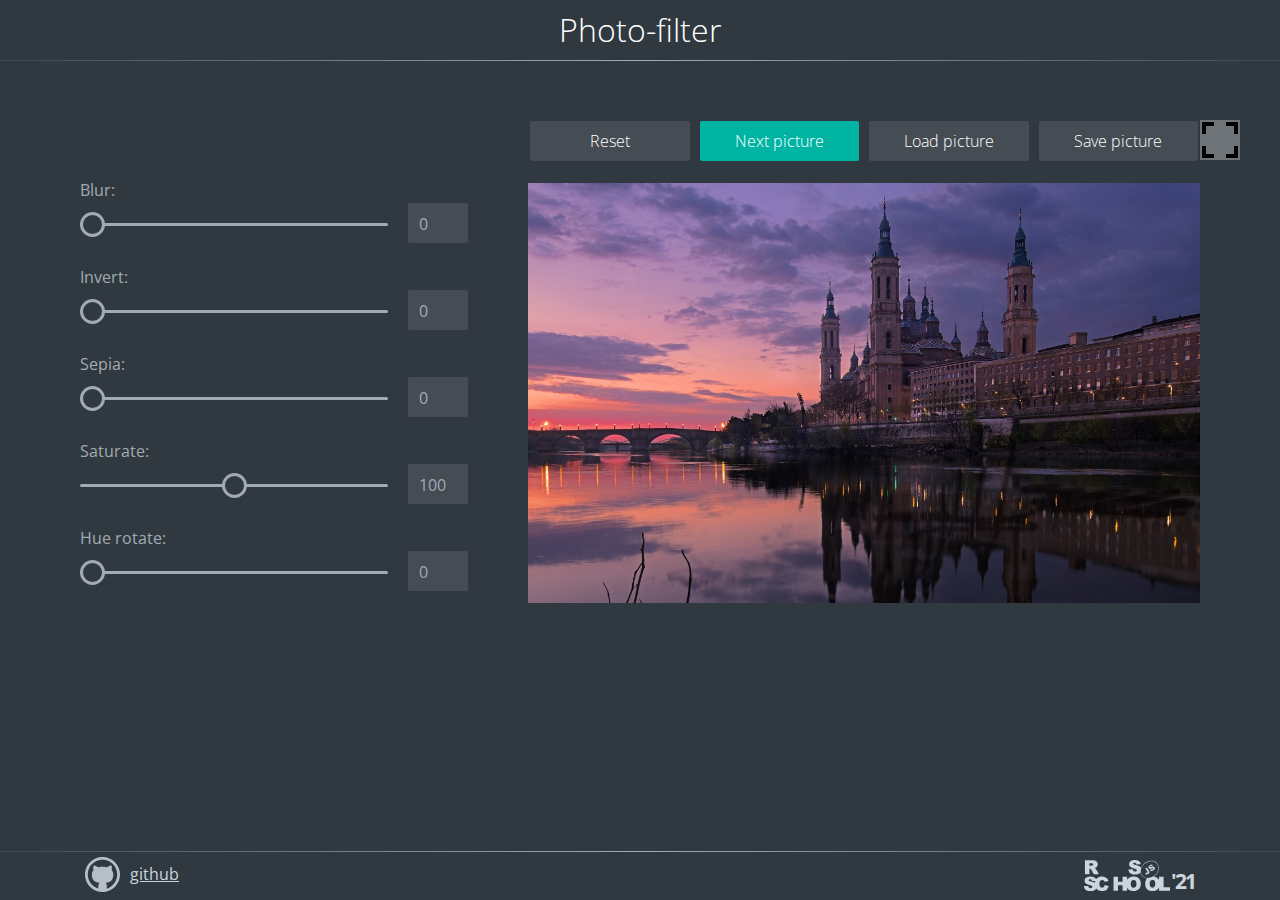
<file: photo-filter/index.html>
<!DOCTYPE html>
<html lang="en">
<head>
  <meta charset="UTF-8" />
  <meta http-equiv="X-UA-Compatible" content="IE=edge" />
  <meta name="viewport" content="width=device-width, initial-scale=1.0" />
  <link href="assets/favicon.ico" rel="shortcut icon" />
  <link href="https://fonts.gstatic.com" rel="preconnect" />
  <link href="https://fonts.googleapis.com/css2?family=Open+Sans:wght@300;400;800&display=swap" rel="stylesheet" />
  <link href="style.css" rel="stylesheet" />
  <title>photo-filter</title>
</head>
<body>
  <header class="header">
    <h1 class="header-title">Photo-filter</h1>
  </header>
  <main class="main">
    <div class="filters">
      <label>
        Blur:
        <input name="blur" data-sizing="px" type="range" min="0" max="10" value="0" />
        <output name="result">0</output>
      </label>
      <label>
        Invert:
        <input name="invert" data-sizing="%" type="range" min="0" max="100" value="0" />
        <output name="result">0</output>
      </label>
      <label>
        Sepia:
        <input name="sepia" data-sizing="%" type="range" min="0" max="100" value="0" />
        <output name="result">0</output>
      </label>
      <label>
        Saturate:
        <input name="saturate" data-sizing="%" type="range" min="0" max="200" value="100" />
        <output name="result">100</output>
      </label>
      <label>
        Hue rotate:
        <input name="hue" data-sizing="deg" type="range" min="0" max="360" value="0" />
        <output name="result">0</output>
      </label>
    </div>
    <div class="editor">
      <div class="btn-container">
        <button class="btn btn-reset">Reset</button>
        <button class="btn btn-next btn-active">Next picture</button>
        <label class="btn btn-load" for="btnInput">
          Load picture
          <input class="btn-load--input" id="btnInput" name="upload" type="file" placeholder="Load picture" />
        </label>
        <button class="btn btn-save">Save picture</button>
      </div>
      <img src="assets/img/img.jpg" alt="image" />
    </div>
  </main>
  <footer class="footer">
    <div class="footer-container">
      <a class="github" href="#" target="_blank" rel="noopener noreferrer">github</a>
      <a class="rss" href="https://rs.school/js/" target="_blank" rel="noopener">
        <span class="rss-year">'21</span>
      </a>
    </div>
  </footer>
  <button class="fullscreen openfullscreen"></button>
  <script src="script.js"></script>
</body>
</html>
</file>
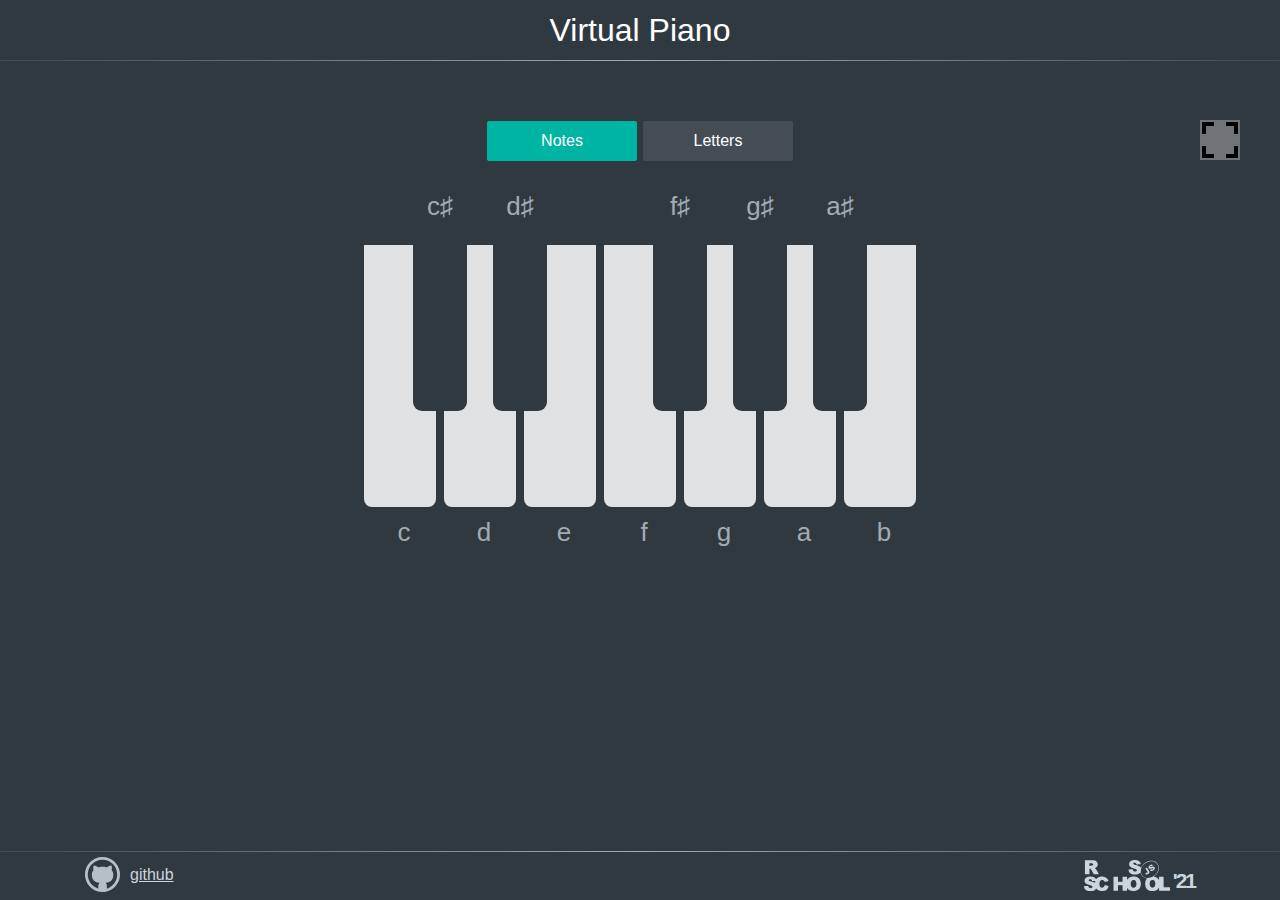
<file: virtual-piano/index.html>
<!DOCTYPE html>
<html lang="en">

<head>
  <meta charset="UTF-8">
  <meta http-equiv="X-UA-Compatible" content="IE=edge">
  <meta name="viewport" content="width=device-width, initial-scale=1.0">
  <link href="assets/piano.ico" rel="shortcut icon">

  <link href="https://fonts.gstatic.com" rel="preconnect">
  <link href="style.css" rel="stylesheet">

  <title>virtual-piano</title>
</head>

<body>
<header class="header">
  <h1 class="header-title">Virtual Piano</h1>
</header>
<main class="main">
  <div class="btn-container">
    <button class="btn btn-notes btn-active">Notes</button>
    <button class="btn btn-letters">Letters</button>
  </div>
  <div class="piano">
    <div class="piano-key" data-letter="D" data-note="c" data-key="68"></div>
    <div class="piano-key" data-letter="F" data-note="d" data-key="70"></div>
    <div class="piano-key" data-letter="G" data-note="e" data-key="71"></div>
    <div class="piano-key" data-letter="H" data-note="f" data-key="72"></div>
    <div class="piano-key" data-letter="J" data-note="g" data-key="74"></div>
    <div class="piano-key" data-letter="K" data-note="a" data-key="75"></div>
    <div class="piano-key" data-letter="L" data-note="b" data-key="76"></div>
    <div class="keys-sharp">
      <div class="piano-key sharp" data-letter="R" data-note="c♯" data-key="82"></div>
      <div class="piano-key sharp" data-letter="T" data-note="d♯" data-key="84"></div>
      <div class="piano-key sharp none"></div>
      <div class="piano-key sharp" data-letter="U" data-note="f♯" data-key="85"></div>
      <div class="piano-key sharp" data-letter="I" data-note="g♯" data-key="73"></div>
      <div class="piano-key sharp" data-letter="O" data-note="a♯" data-key="79"></div>
    </div>
  </div>
  <audio id="c" data-key="68" src="assets/audio/c.mp3"></audio>
  <audio id="c♯" data-key="70" src="assets/audio/c♯.mp3"></audio>
  <audio id="d" data-key="71" src="assets/audio/d.mp3"></audio>
  <audio id="d♯" data-key="72" src="assets/audio/d♯.mp3"></audio>
  <audio id="e" data-key="74" src="assets/audio/e.mp3"></audio>
  <audio id="f" data-key="75" src="assets/audio/f.mp3"></audio>
  <audio id="f♯" data-key="76" src="assets/audio/f♯.mp3"></audio>
  <audio id="g" data-key="82" src="assets/audio/g.mp3"></audio>
  <audio id="g♯" data-key="84" src="assets/audio/g♯.mp3"></audio>
  <audio id="a" data-key="85" src="assets/audio/a.mp3"></audio>
  <audio id="a♯" data-key="73" src="assets/audio/a♯.mp3"></audio>
  <audio id="b" data-key="79" src="assets/audio/b.mp3"></audio>

  <button class="fullscreen openfullscreen"></button>
</main>
<footer class="footer">
  <div class="footer-container">
    <a class="github" href="#" target="_blank" rel="noopener noreferrer">github</a>
    <a class="rs" href="https://rs.school/js/">
      <span class="rs-year">'21</span>
    </a>
  </div>
</footer>
<script src="script.js"></script>
</body>

</html>
</file>
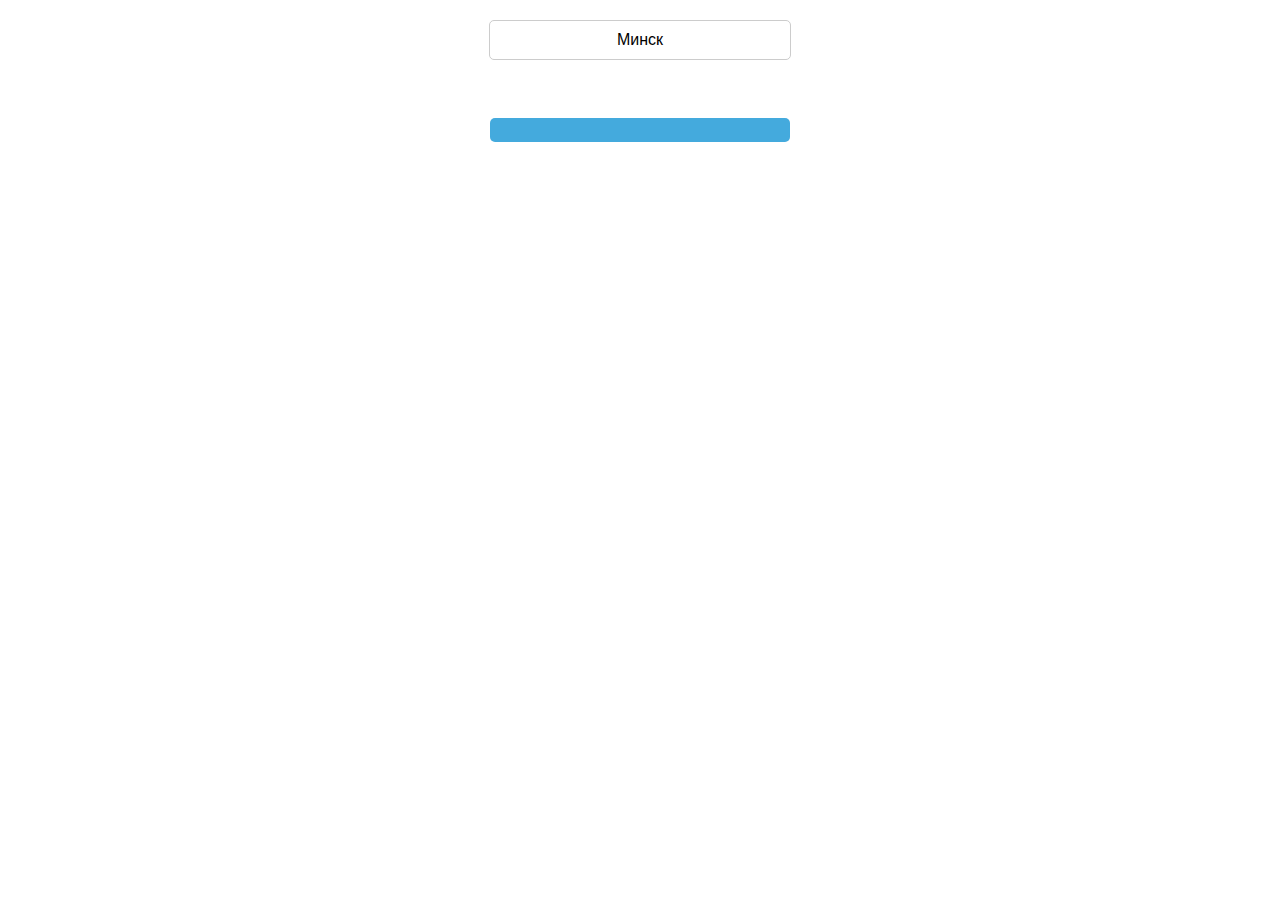
<file: weather/index.html>
<!DOCTYPE html>
<html lang="en">
<head>
  <meta charset="UTF-8">
  <meta name="viewport" content="width=device-width, initial-scale=1.0">
  <link rel="stylesheet" href="css/owfont-regular.css">
  <link rel="stylesheet" href="css/style.css">
  <title>weather</title>
</head>
<body>
  <div class="city" contenteditable="true">Минск</div>
  <i class="weather-icon owf"></i>
  <div class="temperature"></div>
  <div class="weather-description"></div>
  <script src="script.js"></script>
</body>
</html>
</file>
<file: photo-filter/style.css>
* {
  padding: 0;
  margin: 0;
  box-sizing: border-box;
  user-select: none;
}
a:focus {
  outline: 0;
}
body {
  min-height: 100vh;
  background-color: #313940;
  font-family: 'Open Sans', Arial, Helvetica, sans-serif;
  overflow-x: hidden;
}
.header {
  text-align: center;
  width: 100%;
  background: #313940;
  border-bottom: 1px solid;
  border-image-slice: 1;
  border-image-source: linear-gradient(to left, #38495a, #a2abb3, #38495a);
}
.header-title {
  line-height: 60px;
  font-weight: 300;
  color: #fff;
}
.main {
  min-height: calc(100vh - 110px);
  padding: 58px 10px 0;
  display: flex;
  justify-content: space-between;
  align-items: flex-start;
  width: 100%;
  max-width: 1140px;
  margin: 0 auto;
}
label:not(.btn) {
  display: block;
  position: relative;
  margin-bottom: 40px;
  margin-right: 140px;
  color: #a2abb3;
  font-size: 16px;
}
label:hover {
  color: #cbd5de;
}
label:hover output {
  color: #a2abb3;
}
label:active output {
  color: #cbd5de;
}
input[type='range'] {
  display: block;
  appearance: none;
  height: 3px;
  background-color: #a2abb3;
  margin-top: 22px;
  outline: none;
  border-radius: 0.25rem;
  transition: 0.3s;
  cursor: pointer;
  width: 100%;
}
input[type='range']::-webkit-slider-thumb {
  appearance: none;
  width: 25px;
  height: 25px;
  background-color: #313940;
  border: 3px solid #a2abb3;
  border-radius: 50%;
  cursor: pointer;
  transition: 0.3s;
}
label:hover input[type='range']::-webkit-slider-thumb {
  background-color: #00c9b7;
}
output {
  position: absolute;
  width: 60px;
  height: 40px;
  right: -80px;
  top: 24px;
  background-color: #454c53;
  border: 1px solid #454c53;
  text-align: left;
  padding-left: 10px;
  line-height: 40px;
  border-radius: 2px;
  transition: 0.3s;
}
.btn-container {
  margin-bottom: 20px;
  padding: 2px;
  display: flex;
  justify-content: center;
}
.btn-container > * {
  margin-right: 10px;
}
.btn-container > *:last-child {
  margin-right: 0;
}
.btn {
  flex: 1;
  min-width: 120px;
  height: 40px;
  padding: 0 10px;
  background-color: #454c53;
  border: 0;
  border-radius: 2px;
  font-family: 'Open Sans', sans-serif;
  font-size: 16px;
  font-weight: 300;
  color: #fff;
  outline: 0;
  cursor: pointer;
  transition: 0.3s;
}
.btn:not(.btn-active):hover {
  background-color: #515961;
}
.btn:active {
  background-color: #00c9b7;
}
.btn-active {
  background-color: #00b4a4;
}
.btn-active:hover {
  background-color: #00c9b7;
}
.btn-load {
  position: relative;
  display: inline-flex;
  align-items: center;
  justify-content: center;
  cursor: pointer;
}
.btn-load--input {
  opacity: 0;
  position: absolute;
  top: 0;
  right: 0;
  width: 100%;
  height: 100%;
  cursor: pointer;
}
.filters {
  width: 100%;
  max-width: 40%;
  padding-top: 60px;
  margin-bottom: 40px;
}
.editor {
  display: flex;
  flex-direction: column;
  justify-content: flex-start;
  width: 100%;
  max-width: 60%;
}
:root {
  --blur: 0px;
  --invert: 0%;
  --sepia: 0%;
  --saturate: 100%;
  --hue: 0deg;
}
img {
  height: 100%;
  width: 100%;
  max-height: 520px;
  max-width: 830px;
  object-fit: contain;
  filter: blur(var(--blur, 0px)) invert(var(--invert, 0%))
    sepia(var(--sepia, 0%)) saturate(var(--saturate, 100%))
    hue-rotate(var(--hue, 0deg));
}
.fullscreen {
  position: fixed;
  top: 120px;
  right: 40px;
  width: 40px;
  height: 40px;
  background-color: rgba(255, 255, 255, 0.3);
  border: 0;
  outline: 0;
  background-size: contain;
  transition: 0.3s;
  cursor: pointer;
  background-image: url('assets/svg/fullscreen-open.svg');
}
.fullscreen:hover {
  background-color: rgba(255, 255, 255, 0.5);
}
:-webkit-full-screen .fullscreen {
  background-image: url('assets/svg/fullscreen-exit.svg');
}
.footer {
  border-top: 1px solid;
  border-image-slice: 1;
  border-image-source: linear-gradient(to left, #38495a, #a2abb3, #38495a);
  background-color: #313940;
}
.footer-container {
  padding: 0 15px;
  display: flex;
  justify-content: space-between;
  align-items: center;
  width: 100%;
  max-width: 1140px;
  margin: 0 auto;
}
.github {
  display: block;
  width: 120px;
  height: 45px;
  padding-left: 45px;
  background-image: url('assets/svg/github.svg');
  background-size: 35px;
  background-repeat: no-repeat;
  background-position: left center;
  line-height: 45px;
  color: #cbd5de;
  font-size: 16px;
  font-family: 'Open Sans', sans-serif;
  transition: 0.3s;
}
.github:hover {
  color: #fff;
}
.rss {
  display: block;
  position: relative;
  font-family: 'Open Sans', sans-serif;
  width: 86px;
  height: 32px;
  background-image: url('assets/svg/rss.svg');
  background-size: contain;
  background-repeat: no-repeat;
  background-position: left center;
  padding-right: 111px;
}
.rss-year {
  position: absolute;
  bottom: 0;
  right: 0;
  font-size: 21px;
  letter-spacing: -2px;
  color: #cbd5de;
  line-height: 0.9;
  font-weight: bold;
  transition: 0.3s;
}
.rss:hover .rss-year {
  right: -5px;
  letter-spacing: 0;
}
@media (max-width: 1024px) {
  .main {
    padding-top: 40px;
  }
  label:not(.btn) {
    margin-bottom: 35px;
    margin-right: 80px;
  }
  .btn {
    min-width: 45%;
    border-radius: 2px;
  }
  .btn-container {
    flex-wrap: wrap;
    margin-left: -10px;
    margin-right: -10px;
  }
  .btn-container > *:last-child {
    margin-right: 10px;
  }
  .btn-container > * {
    margin: 10px;
  }
  .main {
    flex-wrap: wrap;
  }
  .filters,
  .editor {
    max-width: 100%;
  }
  .fullscreen {
    top: 15px;
    right: 20px;
    width: 40px;
    height: 40px;
  }
}
@media (max-width: 375px) {
  .btn {
    min-width: 145px;
  }
  .btn-container > *:last-child {
    margin-right: 3px;
  }
  .btn-container > * {
    margin: 3px;
  }
}
</file>
<file: virtual-piano/style.css>
* {
	padding: 0;
	margin: 0;
	box-sizing: border-box;
	user-select: none;
}

html {
	background: #313940;
}

body {
	min-height: 100%;
	background-color: #313940;
	font-family: "Open Sans", Arial, Helvetica, sans-serif;
	overflow-x: hidden;
}

.header {
	text-align: center;
	width: 100%;
	border-bottom: 1px solid;
	border-image-slice: 1;
	border-image-source: linear-gradient(to left, #38495a, #a2abb3, #38495a);
}

.header-title {
	line-height: 60px;
	font-weight: 300;
	color: #fff;
}

.main {
	min-height: calc(100vh - 110px);
	padding: 60px 10px 0;
	display: flex;
	flex-direction: column;
	justify-content: flex-start;
	align-content: space-between;
	width: 100%;
	max-width: 1140px;
	margin: 0 auto;
}

.btn-container {
	display: flex;
	justify-content: space-between;
	width: 306px;
	height: 40px;
	margin: 0 auto;
	margin-bottom: 80px;
}

.btn {
	width: 150px;
	height: 40px;
	padding: 0 10px;
	background-color: #454c53;
	border: 0;
	border-radius: 2px;
	font-family: "Open Sans", sans-serif;
	font-size: 16px;
	font-weight: 300;
	color: #fff;
	outline: 0;
	cursor: pointer;
	transition: 0.3s;
}


.btn:active {
	background-color: #00c9b7;
}

.btn-active {
	background-color: #00b4a4;
}
.piano-key:hover {
	background-color: #fff;
}


.btn-active:hover {
	background-color: #00c9b7;
}

.piano {
	position: relative;
	display: flex;
	justify-content: space-between;
	width: 100%;
	height: 270px;
	max-width: 560px;
	margin: 0 auto 60px;
}

.piano-key {
	position: relative;
	width: 80px;
	height: 270px;
	background-color: rgba(255, 255, 255, 0.85);
	border: 4px solid #313940;
	border-radius: 0px 0px 12px 12px;
	transition: 0.2s;
	cursor: pointer;
}


.keys-sharp {
	position: absolute;
	top: 0;
	bottom: 0;
	left: 53px;
	right: 53px;
	display: flex;
	justify-content: space-between;
	pointer-events: none;
}

.piano-key.sharp {
	width: 54px;
	height: 170px;
	background-color: #313940;
	border: 0;
	border-radius: 0px 0px 9px 9px;
	top: 0;
	z-index: 3;
	pointer-events: auto;
	transform-origin: center top;
}

.piano-key.piano-key-active,
.piano-key.sharp.piano-key-active {
	transform: scale(0.9)!important;;
}

.piano-key.none {
	background-color: transparent;
	border: 0;
	border-radius: 0;
	pointer-events: none;
}


.fullscreen {
	position: fixed;
	top: 120px;
	right: 40px;
	width: 40px;
	height: 40px;
	background-color: rgba(255, 255, 255, 0.3);
	border: 0;
	outline: 0;
	background-size: contain;
	transition: 0.3s;
	cursor: pointer;
	background-image: url("assets/svg/fullscreen-open.svg");
}


:-webkit-full-screen .fullscreen {
	background-image: url("assets/svg/fullscreen-exit.svg");
}

.footer {
	border-top: 1px solid;
	border-image-slice: 1;
	border-image-source: linear-gradient(to left, #38495a, #a2abb3, #38495a);
}

.footer-container {
	padding: 0 15px;
	display: flex;
	justify-content: space-between;
	align-items: center;
	width: 100%;
	max-width: 1140px;
	margin: 0 auto;
}

.github {
	display: block;
	width: 120px;
	height: 45px;
	padding-left: 45px;
	background-image: url("assets/svg/github.svg");
	background-size: 35px;
	background-repeat: no-repeat;
	background-position: left center;
	line-height: 45px;
	color: #cbd5de;
	font-size: 16px;
	font-family: "Open Sans", sans-serif;
	transition: 0.3s;
}


.rs {
	display: block;
	position: relative;
	font-family: "Open Sans", sans-serif;
	width: 86px;
	height: 32px;
	background-image: url("assets/svg/rss.svg");
	background-size: contain;
	background-repeat: no-repeat;
	background-position: left center;
	padding-right: 111px;
}

.rs-year {
	position: absolute;
	bottom: 0;
	right: 0;
	font-size: 21px;
	letter-spacing: -2px;
	color: #cbd5de;
	line-height: 0.9;
	font-weight: bold;
	transition: 0.3s;
}

.rs:hover .rs-year {
	right: -5px;
	letter-spacing: 0;
}

.piano-key::before,
.piano-key::after {
	width: 40px;
	height: 40px;
	content: attr(data-note);
	position: absolute;
	color: #a2abb3;
	font-size: 26px;
	line-height: 40px;
	text-align: center;
	bottom: -45px;
	left: 20px;
	transition: 0.3s;
	pointer-events: none;
}

.piano-key::after {
	display: none;
	content: attr(data-letter);
}

.piano-key:active {
	transform: scale(0.9);
	color: #00b4a4;
}

.piano-key:hover::before,
.piano-key:hover::after {
	color: #d7dfe6;
}

.sharp:active {
	border-top: 0;
}

.piano-key.sharp::before,
.piano-key.sharp::after {
	bottom: 185px;
	left: 7px;
}

.piano-key.letter::before {
	display: none;
}
.github:hover {
	color: #fff;
}


.fullscreen:hover {
	background-color: rgba(255, 255, 255, 0.5);
}
.piano-key.letter::after {
	display: block;
}

.piano-key-letter::before {
	content: attr(data-letter);
}

.piano-key-remove-mouse:active::before {
	color: #a2abb3;
}

.piano-key-active-pseudo:hover::after,
.piano-key-active-pseudo:hover::before,
.piano-key-active::after,
.piano-key-active::before {
	color: #00b4a4;
}

.btn:not(.btn-active):hover {
	background-color: #515961;
}
.github:hover {
	color: #fff;
}


.fullscreen:hover {
	background-color: rgba(255, 255, 255, 0.5);
}

.active {
	transform: scale(0.9)!important;
}
</file>
<file: weather/css/owfont-regular.css>
/*!
 *  owfont-regular 1.0.0 by Deniz Fuchidzhiev - http://websygen.com
 *  License - font: SIL OFL 1.1, css: MIT License
 */
/* FONT PATH
 * -------------------------- */
@font-face {
  font-family: 'owfont';
  src: url('../fonts/owfont-regular.eot?v=1.0.0');
  src: url('../fonts/owfont-regular.eot?#iefix&v=1.0.0') format('embedded-opentype'),
	   url('../fonts/owfont-regular.woff') format('woff'),
	   url('../fonts/owfont-regular.ttf') format('truetype'),
	   url('../fonts/owfont-regular.svg#owf-regular') format('svg');
  font-weight: normal;
  font-style: normal;
}
.owf {
  display: inline-block;
  font: normal normal normal 14px/1 owfont;
  font-size: inherit;
  text-rendering: auto;
  -webkit-font-smoothing: antialiased;
  -moz-osx-font-smoothing: grayscale;
  transform: translate(0, 0);
}
/* makes the font 33% larger relative to the icon container */
.owf-lg {
  font-size: 1.33333333em;
  line-height: 0.75em;
  vertical-align: -15%;
}
.owf-2x {
  font-size: 2em;
}
.owf-3x {
  font-size: 3em;
}
.owf-4x {
  font-size: 4em;
}
.owf-5x {
  font-size: 5em;
}
.owf-fw {
  width: 1.28571429em;
  text-align: center;
}
.owf-ul {
  padding-left: 0;
  margin-left: 2.14285714em;
  list-style-type: none;
}
.owf-ul > li {
  position: relative;
}
.owf-li {
  position: absolute;
  left: -2.14285714em;
  width: 2.14285714em;
  top: 0.14285714em;
  text-align: center;
}
.owf-li.owf-lg {
  left: -1.85714286em;
}
.owf-border {
  padding: .2em .25em .15em;
  border: solid 0.08em #eeeeee;
  border-radius: .1em;
}
.owf-pull-right {
  float: right;
}
.owf-pull-left {
  float: left;
}
.owf.owf-pull-left {
  margin-right: .3em;
}
.owf.owf-pull-right {
  margin-left: .3em;
}

/* owfont uses the Unicode Private Use Area (PUA) to ensure screen
   readers do not read off random characters that represent icons */
   
/*   Weather Condition Codes    */
   
/*   Thunderstorm - - - - - - - - - - - - - - - - - - - - - - - - - - - - - - - - - - - -    */
   
/* thunderstorm with light rain */
.owf-200:before,
.owf-200-d:before,
.owf-200-n:before {
  content: "\EB28";
}
/* thunderstorm with rain */
.owf-201:before,
.owf-201-d:before,
.owf-201-n:before {
  content: "\EB29";
}
/* thunderstorm with heavy rain */
.owf-202:before,
.owf-202-d:before,
.owf-202-n:before {
  content: "\EB2A";
}
/*  light thunderstorm  */
.owf-210:before,
.owf-210-d:before,
.owf-210-n:before {
  content: "\EB32";
}
/*  thunderstorm  */
.owf-211:before,
.owf-211-d:before,
.owf-211-n:before {
  content: "\EB33";
}
/*   heavy thunderstorm   */
.owf-212:before,
.owf-212-d:before,
.owf-212-n:before {
  content: "\EB34";
}
/*   ragged thunderstorm   */
.owf-221:before,
.owf-221-d:before,
.owf-221-n:before {
  content: "\EB3D";
}
/*  thunderstorm with light drizzle    */
.owf-230:before,
.owf-230-d:before,
.owf-230-n:before {
  content: "\EB46";
}
/*  thunderstorm with drizzle     */
.owf-231:before,
.owf-231-d:before,
.owf-231-n:before {
  content: "\EB47";
}
/* thunderstorm with heavy drizzle     */
.owf-232:before,
.owf-232-d:before,
.owf-232-n:before {
  content: "\EB48";
}

/*   Drizzle - - - - - - - - - - - - - - - - - - - - - - - - - - - - - - - - - - - -    */

/*  light intensity drizzle */
.owf-300:before,
.owf-300-d:before,
.owf-300-n:before {
  content: "\EB8C";
}
/*  drizzle */
.owf-301:before,
.owf-301-d:before,
.owf-301-n:before {
  content: "\EB8D";
}
/*  heavy intensity drizzle  */
.owf-302:before,
.owf-302-d:before,
.owf-302-n:before {
  content: "\EB8E";
}
/*   light intensity drizzle rain  */
.owf-310:before,
.owf-310-d:before,
.owf-310-n:before {
  content: "\EB96";
}
/*  drizzle rain  */
.owf-311:before,
.owf-311-d:before,
.owf-311-n:before {
  content: "\EB97";
}
/* heavy intensity drizzle rain */
.owf-312:before,
.owf-312-d:before,
.owf-312-n:before {
  content: "\EB98";
}
/* shower rain and drizzle  */
.owf-313:before,
.owf-313-d:before,
.owf-313-n:before {
  content: "\EB99";
}
/* heavy shower rain and drizzle*/
.owf-314:before,
.owf-314-d:before,
.owf-314-n:before {
  content: "\EB9A";
}
/* shower drizzle */
.owf-321:before,
.owf-321-d:before,
.owf-321-n:before {
  content: "\EBA1";
}

/*   Rain - - - - - - - - - - - - - - - - - - - - - - - - - - - - - - - - - - - -    */

/* light rain  */
.owf-500:before,
.owf-500-d:before,
.owf-500-n:before {
  content: "\EC54";
}
/* moderate rain  */
.owf-501:before,
.owf-501-d:before,
.owf-501-n:before {
  content: "\EC55";
}
/* heavy intensity rain  */
.owf-502:before,
.owf-502-d:before,
.owf-502-n:before {
  content: "\EC56";
}
/* very heavy rain   */
.owf-503:before,
.owf-503-d:before,
.owf-503-n:before {
  content: "\EC57";
}
/* extreme rain    */
.owf-504:before,
.owf-504-d:before,
.owf-504-n:before {
  content: "\EC58";
}
/* freezing rain    */
.owf-511:before,
.owf-511-d:before,
.owf-511-n:before {
  content: "\EC5F";
}
/*  light intensity shower rain    */
.owf-520:before,
.owf-520-d:before,
.owf-520-n:before {
  content: "\EC68";
}
/* shower rain  */
.owf-521:before,
.owf-521-d:before,
.owf-521-n:before {
  content: "\EC69";
}
/*  heavy intensity shower rain  */
.owf-522:before,
.owf-522-d:before,
.owf-522-n:before {
  content: "\EC6A";
}
/* ragged shower rain  */
.owf-531:before,
.owf-531-d:before,
.owf-531-n:before {
  content: "\EC73";
}

/*   Snow - - - - - - - - - - - - - - - - - - - - - - - - - - - - - - - - - - - -    */

/* light snow  */
.owf-600:before,
.owf-600-d:before,
.owf-600-n:before {
  content: "\ECB8";
}
/*  snow  */
.owf-601:before,
.owf-601-d:before,
.owf-601-n:before {
  content: "\ECB9";
}
/*   heavy snow   */
.owf-602:before,
.owf-602-d:before,
.owf-602-n:before {
  content: "\ECBA";
}
/*  sleet  */
.owf-611:before,
.owf-611-d:before,
.owf-611-n:before {
  content: "\ECC3";
}
/*   shower sleet */
.owf-612:before,
.owf-612-d:before,
.owf-612-n:before {
  content: "\ECC4";
}
/* light rain and snow */
.owf-615:before,
.owf-615-d:before,
.owf-615-n:before {
  content: "\ECC7";
}
/* rain and snow  */
.owf-616:before,
.owf-616-d:before,
.owf-616-n:before {
  content: "\ECC8";
}
/* light shower snow  */
.owf-620:before,
.owf-620-d:before,
.owf-620-n:before {
  content: "\ECCC";
}
/* shower snow  */
.owf-621:before,
.owf-621-d:before,
.owf-621-n:before {
  content: "\ECCD";
}
/* heavy shower snow  */
.owf-622:before,
.owf-622-d:before,
.owf-622-n:before {
  content: "\ECCE";
}

/*   Atmosphere - - - - - - - - - - - - - - - - - - - - - - - - - - - - - - - - - - - -    */

/* mist */
.owf-701:before,
.owf-701-d:before,
.owf-701-n:before {
  content: "\ED1D";
}
/* smoke */
.owf-711:before,
.owf-711-d:before,
.owf-711-n:before {
  content: "\ED27";
}
/* haze */
.owf-721:before,
.owf-721-d:before,
.owf-721-n:before {
  content: "\ED31";
}
/* Sand/Dust Whirls */
.owf-731:before,
.owf-731-d:before,
.owf-731-n:before {
  content: "\ED3B";
}
/* Fog */
.owf-741:before,
.owf-741-d:before,
.owf-741-n:before {
  content: "\ED45";
}
/* sand */
.owf-751:before,
.owf-751-d:before,
.owf-751-n:before {
  content: "\ED4F";
}
/* dust */
.owf-761:before,
.owf-761-d:before,
.owf-761-n:before {
  content: "\ED59";
}
/*  VOLCANIC ASH  */
.owf-762:before,
.owf-762-d:before,
.owf-762-n:before {
  content: "\ED5A";
}
/* SQUALLS */
.owf-771:before,
.owf-771-d:before,
.owf-771-n:before {
  content: "\ED63";
}
/* TORNADO */
.owf-781:before,
.owf-781-d:before,
.owf-781-n:before {
  content: "\ED6D";
}

/*   Clouds - - - - - - - - - - - - - - - - - - - - - - - - - - - - - - - - - - - -    */

/*  sky is clear  */  /*  Calm  */
.owf-800:before,
.owf-800-d:before,
.owf-951:before,
.owf-951-d:before {
  content: "\ED80";
}
.owf-800-n:before,
.owf-951-n:before {
  content: "\F168";
}
/*  few clouds   */
.owf-801:before,
.owf-801-d:before {
  content: "\ED81";
}
.owf-801-n:before {
  content: "\F169";
}
/* scattered clouds */
.owf-802:before,
.owf-802-d:before {
  content: "\ED82";
}
.owf-802-n:before {
  content: "\F16A";
}
/* broken clouds  */
.owf-803:before,
.owf-803-d:before,
.owf-803-n:before {
  content: "\ED83";
}
/* overcast clouds  */
.owf-804:before,
.owf-804-d:before,
.owf-804-n:before {
  content: "\ED84";
}

/*   Extreme - - - - - - - - - - - - - - - - - - - - - - - - - - - - - - - - - - - -    */

/* tornado  */
.owf-900:before,
.owf-900-d:before,
.owf-900-n:before {
  content: "\EDE4";
}
/*  tropical storm  */
.owf-901:before,
.owf-901-d:before,
.owf-901-n:before {
  content: "\EDE5";
}
/* hurricane */
.owf-902:before,
.owf-902-d:before,
.owf-902-n:before {
  content: "\EDE6";
}
/* cold */
.owf-903:before,
.owf-903-d:before,
.owf-903-n:before {
  content: "\EDE7";
}
/* hot */
.owf-904:before,
.owf-904-d:before,
.owf-904-n:before {
  content: "\EDE8";
}
/* windy */
.owf-905:before,
.owf-905-d:before,
.owf-905-n:before {
  content: "\EDE9";
}
/* hail */
.owf-906:before,
.owf-906-d:before,
.owf-906-n:before {
  content: "\EDEA";
}

/*   Additional - - - - - - - - - - - - - - - - - - - - - - - - - - - - - - - - - - - -    */

/* Setting */
.owf-950:before,
.owf-950-d:before,
.owf-950-n:before {
  content: "\EE16";
}
/*  Light breeze  */
.owf-952:before,
.owf-952-d:before,
.owf-952-n:before {
  content: "\EE18";
}
/*  Gentle Breeze  */
.owf-953:before,
.owf-953-d:before,
.owf-953-n:before {
  content: "\EE19";
}
/*  Moderate breeze  */
.owf-954:before,
.owf-954-d:before,
.owf-954-n:before {
  content: "\EE1A";
}
/* Fresh Breeze  */
.owf-955:before,
.owf-955-d:before,
.owf-955-n:before {
  content: "\EE1B";
}
/* Strong  Breeze  */
.owf-956:before,
.owf-956-d:before,
.owf-956-n:before {
  content: "\EE1C";
}
/* High wind, near gale  */
.owf-957:before,
.owf-957-d:before,
.owf-957-n:before {
  content: "\EE1D";
}
/* Gale */
.owf-958:before,
.owf-958-d:before,
.owf-958-n:before {
  content: "\EE1E";
}
/*  Severe Gale  */
.owf-959:before,
.owf-959-d:before,
.owf-959-n:before {
  content: "\EE1F";
}
/* Storm */
.owf-960:before,
.owf-960-d:before,
.owf-960-n:before {
  content: "\EE20";
}
/*  Violent Storm  */
.owf-961:before,
.owf-961-d:before,
.owf-961-n:before {
  content: "\EE21";
}
/* Hurricane */
.owf-962:before,
.owf-962-d:before,
.owf-962-n:before {
  content: "\EE22";
}
</file>
<file: weather/css/style.css>
body {
  text-align: center;
  font-family: Arial, Helvetica, sans-serif;
}
.city {  
  width: 300px;
  padding: 10px 0;
  margin: 20px auto;
  border: 1px solid #ccc;
  border-radius: 5px;
}
.temperature {    
  font-size: 40px;
  margin-bottom: 20px;
}
.weather-description {
  width: 300px;
  margin: 20px auto;
  font-size: 20px;
  padding: 12px 0;
  color: #ffffff;
  background-color:#44aadd;
  border-radius: 5px;
}
.weather-icon {
  font-size: 160px;
  color: #44aadd;
}
.weather-icon:hover {
  animation: shake 1.5s;
}
@keyframes shake {
  0% { transform: translate(1px, 1px) rotate(0deg); }
  10% { transform: translate(-1px, -2px) rotate(-1deg); }
  30% { transform: translate(3px, 2px) rotate(0deg); }
  50% { transform: translate(-1px, 2px) rotate(-1deg); }
  70% { transform: translate(3px, 1px) rotate(-1deg); }
  90% { transform: translate(1px, 2px) rotate(0deg); }
}
</file>
